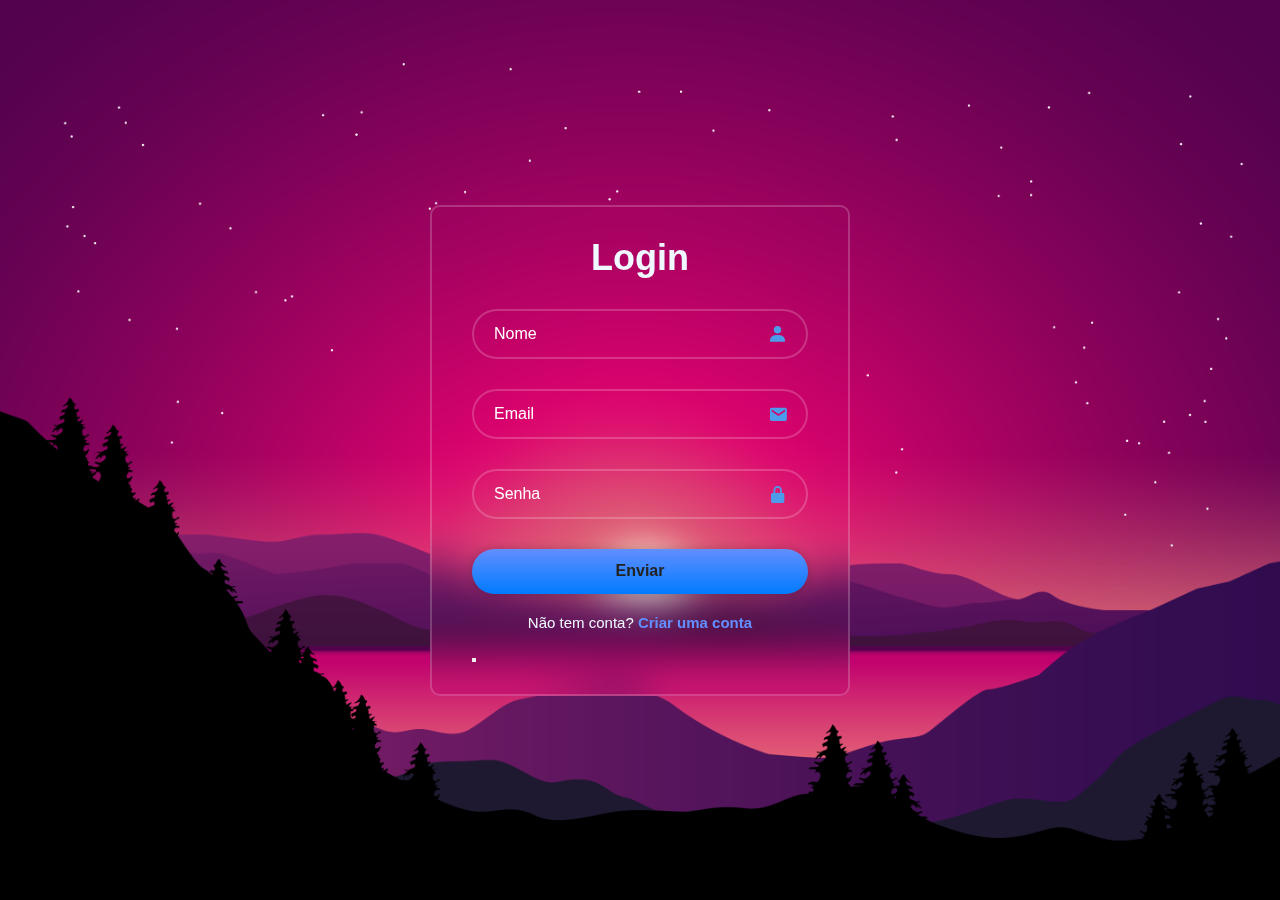
<file: index.html>
<!DOCTYPE html>
<html lang="pt-BR">
<head>
    <meta charset="UTF-8">
    <meta name="viewport" content="width=device-width, initial-scale=1.0">
    <link rel="stylesheet" href="style.css">
    <link rel="shortcut icon" href="/images/password.png" type="image/x-icon">
    <link href="https://unpkg.com/boxicons@2.1.4/css/boxicons.min.css" rel="stylesheet">
    <title>Entrar | Bem Social</title>
</head>
<body>
    
     <div class="login">
        <form action="https://api.sheetmonkey.io/form/vdCqFTSXG5Pwgri4UCaTMS" method="post">
            <h1>Login</h1>
            <div class="msg"></div>
           <div id="meuFormulario">
            <div class="input-box">
                <input type="text" id="nome" name="nome" placeholder="Nome" minlength="3" required>
                <i class='bx bxs-user'></i>
            </div>
            <div class="input-box">
                <input type="email" name="email" id="email" placeholder="Email" required>
                <i class='bx bxs-envelope' ></i>
            </div>
            <div class="input-box">
          
                <input type="password" id="senha" name="senha" minlength="4" placeholder="Senha" required>
                <i class='bx bxs-lock-alt'></i>
            </div>
        
            <!--- 
            <div class="checkbox">
                <label>   
                    <input type="checkbox"> Mostrar Senha</label>
                <a href="#">Esqueceu a senha?</a>
            </div>
          -->  
            <button type="submit" class="button">Enviar</button>
        </div>
            <div class="registrar">
                <p>Não tem conta? <a id="criar" href="cadastro.html">Criar uma conta</a></p>
            </div>
            <button class="teste"></button>
    <script src="/script.js"></script>
</body>

</html>
</file>
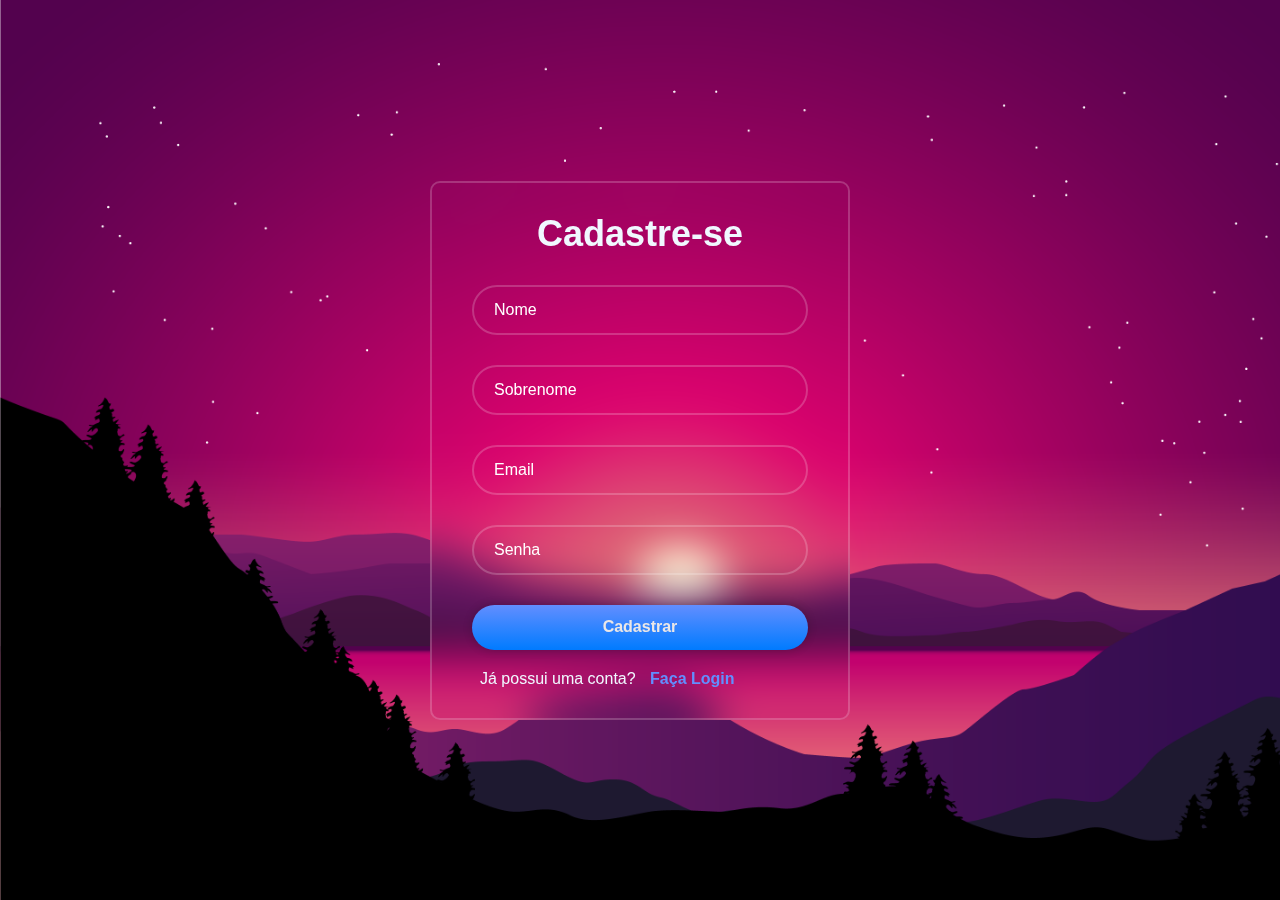
<file: cadastro.html>
<!DOCTYPE html>
<html lang="pt-BR">

<head>
    <meta charset="UTF-8">
    <meta name="viewport" content="width=device-width, initial-scale=1.0">
    <link rel="shortcut icon" href="/images/password.png" type="image/x-icon">
    <link rel="stylesheet" href="/cadastro.css">
    <title>Cadastre-se | Bem Social</title>
</head>

<body>
    <div class="cadastro">
        <form action="https://api.sheetmonkey.io/form/vdCqFTSXG5Pwgri4UCaTMS" method="post">
            <h1>Cadastre-se</h1>
            
            <div class="input-box2">
                <input type="text" id="nome" name="nome" placeholder="Nome" minlength="3" required>
                <i class='bx bxs-user'></i>
            </div>
            <div class="input-box2">
          
                <input type="text" id="sobrenome" name="sobrenome" placeholder="Sobrenome" required>
                <i class='bx bxs-lock-alt'></i>
            </div>

            <div class="input-box2">
                <input type="email" name="email" id="email" placeholder="Email" required>
                <i class='bx bxs-user'></i>
            </div>
            <div class="input-box2">
          
                <input type="password" id="senha" name="senha" minlength="8" placeholder="Senha" required>
                <span id="mensagemErro" class="mensagem-erro"></span>
                <i class='bx bxs-lock-alt'></i>
            </div>
            

            <button type="submit" class="button">Cadastrar</button>

            <div class="login-up">
            <p>Já possui uma conta? <a href="/index.html">Faça Login</a></p>
        </div>
    </div>
</body>

</html>
</file>
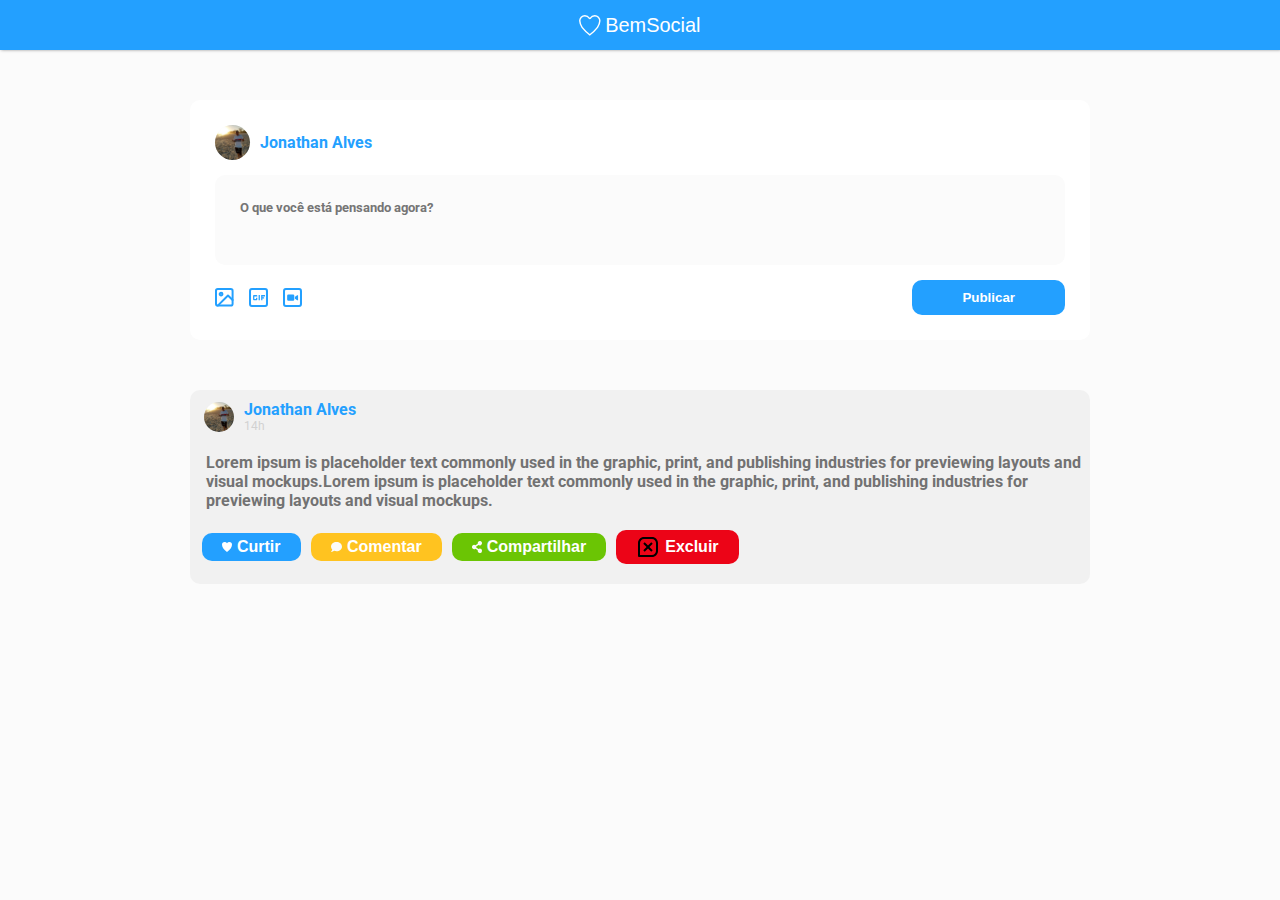
<file: home.html>
<!DOCTYPE html>
<html lang="pt-BR">
<head>
    <meta charset="UTF-8">
    <meta name="viewport" content="width=device-width, initial-scale=1.0">
    <link rel="shortcut icon" href="/images/password.png" type="image/x-icon">
    <link rel="preconnect" href="https://fonts.googleapis.com">
<link rel="preconnect" href="https://fonts.gstatic.com" crossorigin>
<link href="https://fonts.googleapis.com/css2?family=Roboto:wght@400;700&display=swap" rel="stylesheet">
    <link rel="stylesheet" href="/home.css">
    <title>Bem Social | Home</title>
</head>
<body>
    <header>
        <img src="/assets/logo.svg" alt="Logo Bem Social">
    </header>

    <main class="main">  
         <!-- Formulário de postagem-->
        <div class="newPost">
           <div class="infoUser">
             <div class="imgUser"></div>
             <strong>Jonathan Alves</strong>
            </div>
           
            <form action="" class="formPost" id="formPost">
                <textarea name="textarea" placeholder="O que você está pensando agora?" id="textarea"></textarea>

                <div class="iconsAndButton">
                    <div class="icons">
                        <button class="btnFileForm"><img src="/assets/img.svg" alt="Adicionar uma imagem"></button>
                        <button class="btnFileForm"><img src="/assets/gif.svg" alt="Adicionar um gif"></button>
                        <button class="btnFileForm"><img src="/assets/video.svg" alt="Adicionar um video"></button>
                    </div>

                    <button type="submit" class="btnSubmitForm">Publicar</button>
                </div>
            </form>
        </div>

        <ul class="posts" id="posts">
            <li class="post">
                <div class="infoUserPost">
                    <div class="imgUserPost"></div>

                    <div class="nameAndHour">
                        <strong>Jonathan Alves</strong>
                        <p>14h</p>
                    </div>
                </div>
                <p>Lorem ipsum is placeholder text commonly used in the graphic, print, and publishing industries for previewing layouts and visual mockups.Lorem ipsum is placeholder text commonly used in the graphic, print, and publishing industries for previewing layouts and visual mockups.
                </p>

                <div class="actionBtnPost">
                    <button type="button" class="filesPost like"><img src="/assets/heart.svg" alt="Curtir">Curtir</button>
                    <button type="button" class="filesPost comment"><img src="/assets/comment.svg" alt="Comentar">Comentar</button>
                    <button type="button" class="filesPost share"><img src="/assets/share.svg" alt="Compartilhar">Compartilhar</button>
                    <button type="button" class="filesPost delete"><img src="/assets/bx-message-square-x.svg" alt="Excluir">Excluir</button>         
                </div>

        
                
            </li>        
        </ul>         
    </main>

     <script type="module" src="/Controllers/FormPost.js"></script>
</body>
</html>
</file>
<file: style.css>
* {
  margin: 0;
  padding: 0;
  box-sizing: border-box;
}

body {
  font-family: Arial, Helvetica, sans-serif;
  overflow: hidden;
  display: flex;
  justify-content: center;
  align-items: center;
  min-height: 100vh;
  background: url("/images/background.png") no-repeat;
  background-size: cover;
  background-position: center;
}

.login {
  width: 420px;
  background: transparent;
  border: 2px solid rgba(255, 255, 255, 0.2);
  backdrop-filter: blur(20px);
  box-shadow: 0 10 20px rgba(184, 22, 22, 0.2);
  color: aliceblue;
  border-radius: 10px;
  padding: 30px 40px;
}

.login h1 {
  font-size: 36px;
  text-align: center;
}

.login .input-box {
  position: relative;
  width: 100%;
  height: 50px;
  margin: 30px 0;
}

.input-box input {
  width: 100%;
  height: 100%;
  background: transparent;
  border: none;
  outline: none;
  border: 2px solid rgba(255, 255, 255, 0.2);
  border-radius: 40px;
  font-size: 16px;
  color: #fff;
  padding: 20px 45px 20px 20px;
}

.input-box input::placeholder {
  color: #fff;
}

.input-box i {
  position: absolute;
  right: 20px;
  top: 50%;
  transform: translateY(-50%);
  font-size: 20px;
}

.login .checkbox {
  display: flex;
  justify-content: space-between;
  font-size: 14.5px;
  margin: -15px 0 15px;
}

.checkbox label input {
  accent-color: #fff;
  margin-right: 3px;
}

.checkbox a {
  color: #fff;
  text-decoration: none;
}

.checkbox a:hover {
  text-decoration: underline;
}

.button {
  width: 100%;
  height: 45px;
  background: linear-gradient(to bottom, #628EFF, #007bff);
  border-radius: 40px;
  border: none;
  outline: none;
  box-shadow: 0 0 10px rgba(0, 0, 0, 0.2);
  cursor: pointer;
  font-size: 16px;
  font-weight: 600;
  color: #222;
}
.login .registrar {
  font-size: 15px;
  text-align: center;
  margin: 20px 0 15px;
}

.login .registrar p a {
  color: #fff;
  text-decoration: none;
  font-weight: 600;
}
.registrar p a:hover {
  text-decoration: underline;
}

.bx {
    color: #4d9ceb;
}

.button:hover {
    background: transparent;
    color: #fff;
}

#criar {
  color: #628EFF;
}

.error {
  padding: 10px;
  margin: 30px;
  background-color: #000203;
  border-radius: 10px;
}
</file>
<file: cadastro.css>
* {
  margin: 0;
  padding: 0;
  box-sizing: border-box;
}

body {
  font-family: Arial, Helvetica, sans-serif;
  overflow: hidden;
  display: flex;
  justify-content: center;
  align-items: center;
  min-height: 100vh;
  background: url("/images/background.png") no-repeat;
  background-size: cover;
  background-position: cover;
}

.cadastro {
  width: 420px;
  background: transparent;
  border: 2px solid rgba(255, 255, 255, 0.2);
  backdrop-filter: blur(20px);
  box-shadow: 0 10 20px rgba(184, 22, 22, 0.2);
  color: aliceblue;
  border-radius: 10px;
  padding: 30px 40px;
}

.cadastro h1 {
  font-size: 36px;
  text-align: center;
}

.cadastro .input-box2 {
  position: relative;
  width: 100%;
  height: 50px;
  margin: 30px 0;
}

input {
  width: 100%;
  height: 100%;
  background: transparent;
  border: none;
  outline: none;
  border: 2px solid rgba(255, 255, 255, 0.2);
  border-radius: 40px;
  font-size: 16px;
  color: #fff;
  padding: 20px 45px 20px 20px;
}

.cadastro .input-box2 {
  position: relative;
  width: 100%;
  height: 50px;
  margin: 30px 0;
}

.input-box2 input {
  width: 100%;
  height: 100%;
  background: transparent;
  border: none;
  outline: none;
  border: 2px solid rgba(255, 255, 255, 0.2);
  border-radius: 40px;
  font-size: 16px;
  color: #fff;
  padding: 20px 45px 20px 20px;
}

.input-box2 input::placeholder {
  color: #fff;
}

.button {
  width: 100%;
  height: 45px;
  background: linear-gradient(to bottom, #628eff, #007bff);
  border-radius: 40px;
  border: none;
  outline: none;
  box-shadow: 0 0 10px rgba(0, 0, 0, 0.2);
  cursor: pointer;
  font-size: 16px;
  font-weight: 600;
  color: #ebe7e7;
}

a {
  padding: 10px;
  color: #628eff;
  text-decoration: none;
  font-weight: 600;
}

.login-up p a:hover {
  text-decoration: underline;
}
.login-up {
  display: flex;
  padding-top: 20px;
  padding-left: 8px;
}

.mensagem-erro {
  display: flex;
  color: rgb(4, 211, 253);
  margin-left: 20px;
  margin-top: 5px;
}
</file>
<file: home.css>
* {
  margin: 0;
  padding: 0;

  box-sizing: border-box;
}

body {
  background: #fbfbfb;
  font-family: "Roboto", sans-serif;

  -webkit-font-smoothing: antialiased !important;
}

li {
  list-style: none;
  border-radius: 10px;
  background:  #f1f1f1;
}

header {
  display: flex;
  width: 100%;
  height: 50px;
  background: #23a0ff;
  align-items: center;
  justify-content: center;
  box-shadow: 1px 0 3px rgba(0, 0, 0, 0.4);
}

.main {
  max-width: 900px;
  margin: 0 auto;
}

div.newPost {
  width: 100%;
  height: 240px;

  display: flex;
  flex-direction: column;
  align-items: flex-start;
  margin: 50px 0;
  padding: 25px;

  background: #fff;
  border-radius: 10px;
}

div.newPost div.infoUser {
  display: flex;
  align-items: center;
  justify-content: center;
}
div.newPost div.infoUser div.imgUser {
  width: 35px;
  height: 35px;
  border-radius: 50%;
  background: url(/assets/jow.jpeg);
  background-size: cover;
}

div.newPost div.infoUser strong {
  font-size: 16px;
  color: #23a0ff;
  margin-left: 10px;
}

div.newPost form.formPost {
  display: flex;
  flex-direction: column;
  width: 100%;
}

div.newPost form.formPost textarea {
  height: 90px;
  background: #fbfbfb;
  margin: 15px 0;
  padding: 25px;
  border-radius: 10px;
  resize: none;
  border: 0;
  outline: none;
  font-weight: bold;
  color: #727272;
  font-family: 'Roboto', sans-serif;
}

div.newPost form.formPost div.iconsAndButton {
  display: flex;
  align-items: center;
  justify-content: space-between;
}

div.newPost form.formPost div.iconsAndButton div.icons button {
  outline: none;
  border: 0;
  background: none;
  margin-right: 15px;
  cursor: pointer;
  display: flex;
  align-items: center;
  justify-content: center;
}

div.newPost form.formPost div.iconsAndButton div.icons {
  width: 100px;
  display: flex;
  align-items: center;
  justify-content: space-between;
}

div.newPost form.formPost div.iconsAndButton button.btnSubmitForm{
  background-color: #23a0ff;
  padding: 10px 50px;
  cursor: pointer;
  color: #fff;
  outline: none;
  font-weight: bold;
  border-radius: 10px;
  border: 0;
  transition: background 0.2s;
}

div.newPost form.formPost div.iconsAndButton button.btnSubmitForm:hover {
  background: rgb(0, 138, 236);
}

ul.post li.post {
  margin-bottom: 50px;
  width: 100%;
  background: #fff;
  border-radius: 10px;
  padding: 25px;
  box-shadow: 1px 0 3px rgba(0, 0, 0, 0.5);  
}

ul.posts li.post div.infoUserPost {
    display: flex;
    align-items: center;
    margin-left: 14px;
}

ul.posts li.post div.infoUserPost div.nameAndHour {
    margin-left: 10px;
}

ul.posts li.post div.infoUserPost div.imgUserPost {
    width: 30px;
    height: 30px;
    border-radius: 50%;
    background: url(/assets/jow.jpeg);
    margin-top: 10px;
    background-size: cover;
}

.jow {
    width: 50px;
    height: 50px;
    border-radius: 50%;
}

ul.posts li.post div.infoUserPost div.nameAndHour > strong {
    color: #23a0ff;
    display: flex;
    margin-top: 10px;
}

ul.posts li.post div.infoUserPost div.nameAndHour > p {
    color: #d1d1d1;
    font-size: 12px;
}

ul.posts li.post > p {
    width: 100%;
    margin: 20px 16px;
    font-weight: bold;
    color: #727272;
}

ul.posts li.post div.actionBtnPost {
    display: flex;
    align-items: center;
    margin-bottom: 20px;
    margin-left: 12px;
}

ul.posts li.post div.actionBtnPost button.filesPost {
   padding: 5px 20px;
   border-radius: 10px;
   margin-right: 10px;
   border: 0;
   color: #fff;
   font-weight: bold;
   outline: none;
   display: flex;
   justify-content: center;
   align-items: center;
   cursor: pointer;
   font-size: 16px;
   margin-bottom: 20px;
}

ul.posts li.post div.actionBtnPost button.filesPost img {
    margin-right: 5px;
}

.like {
    background: #23a0ff;
}

.like:hover {
    background: #23a0ff;
}

.comment {
    background: #ffc320;
}

.comment:hover {
    background: #ffc320;
}

.share {
    background: #6bc504;
}

.share:hover {
    background: #6bc504;
}

.delete {
    background: #ec0417;
}

.delete:hover {
    background: #ec0417;
}
</file>
